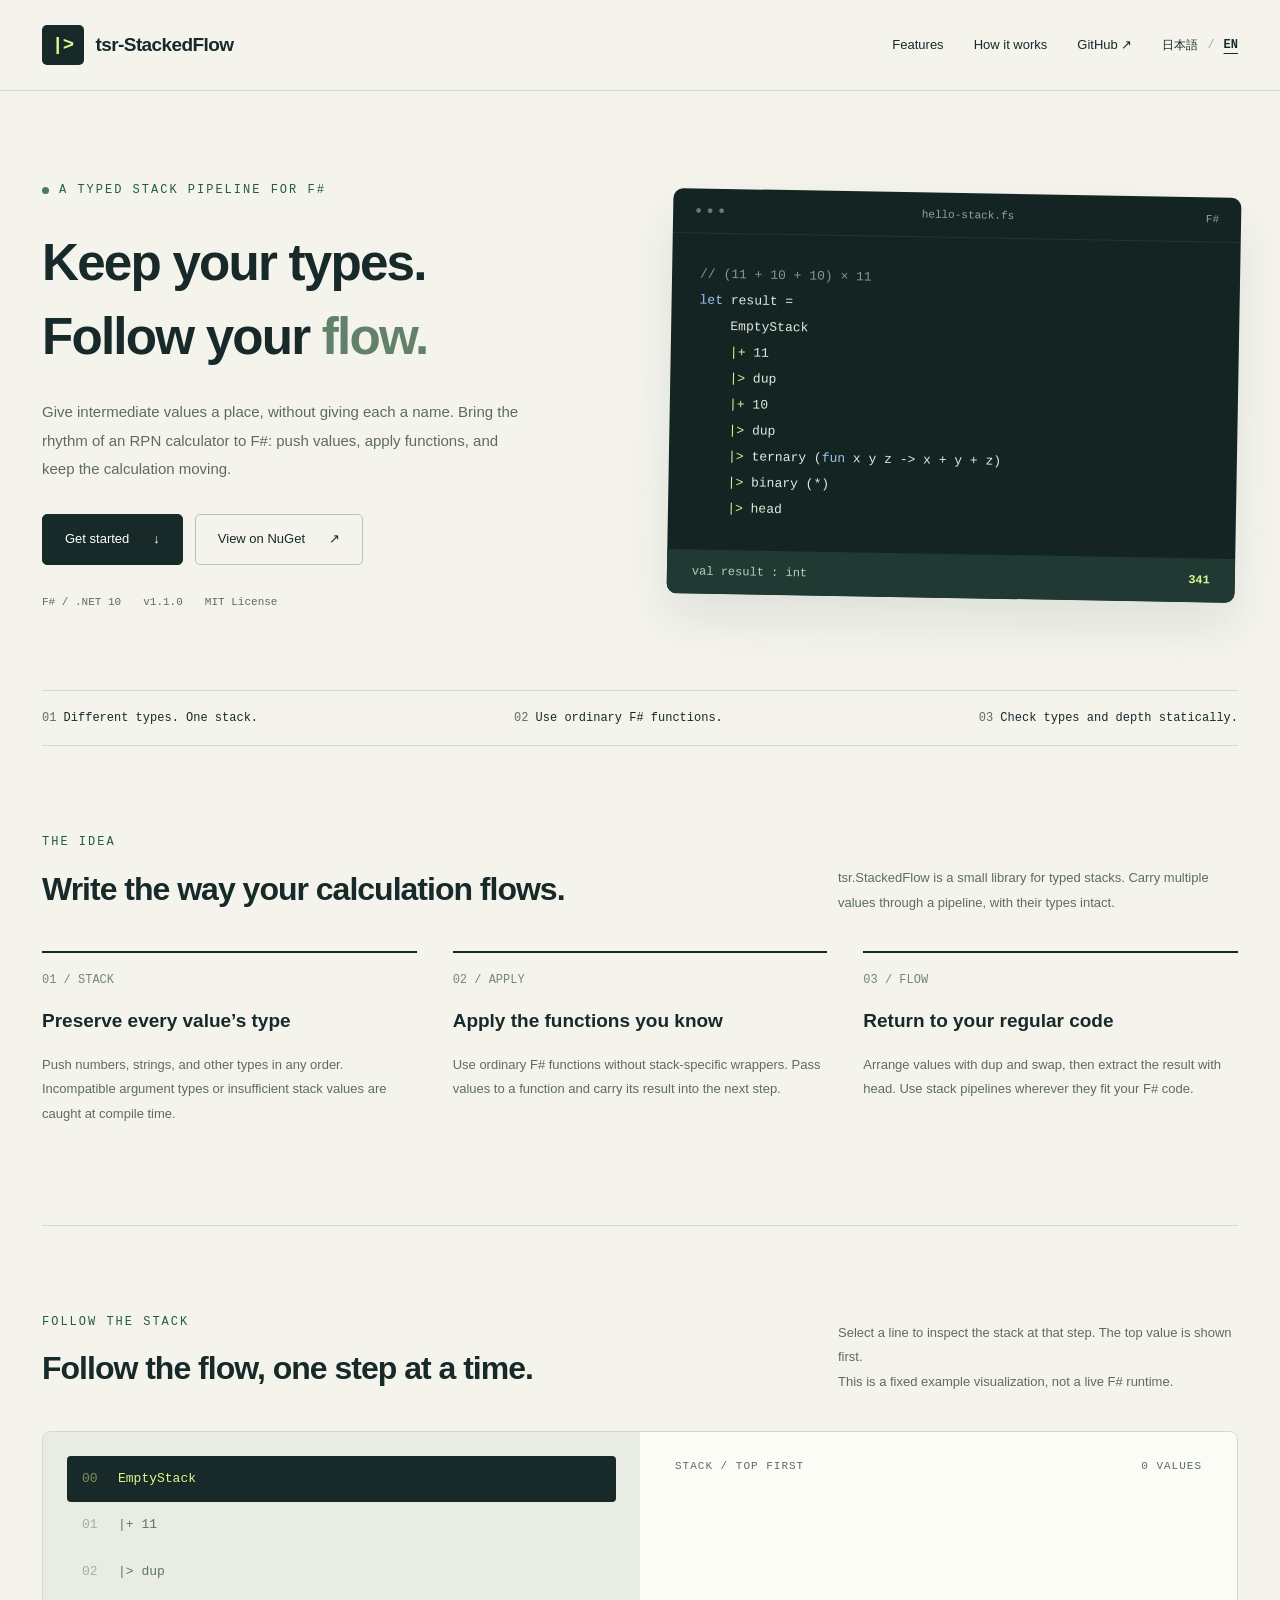
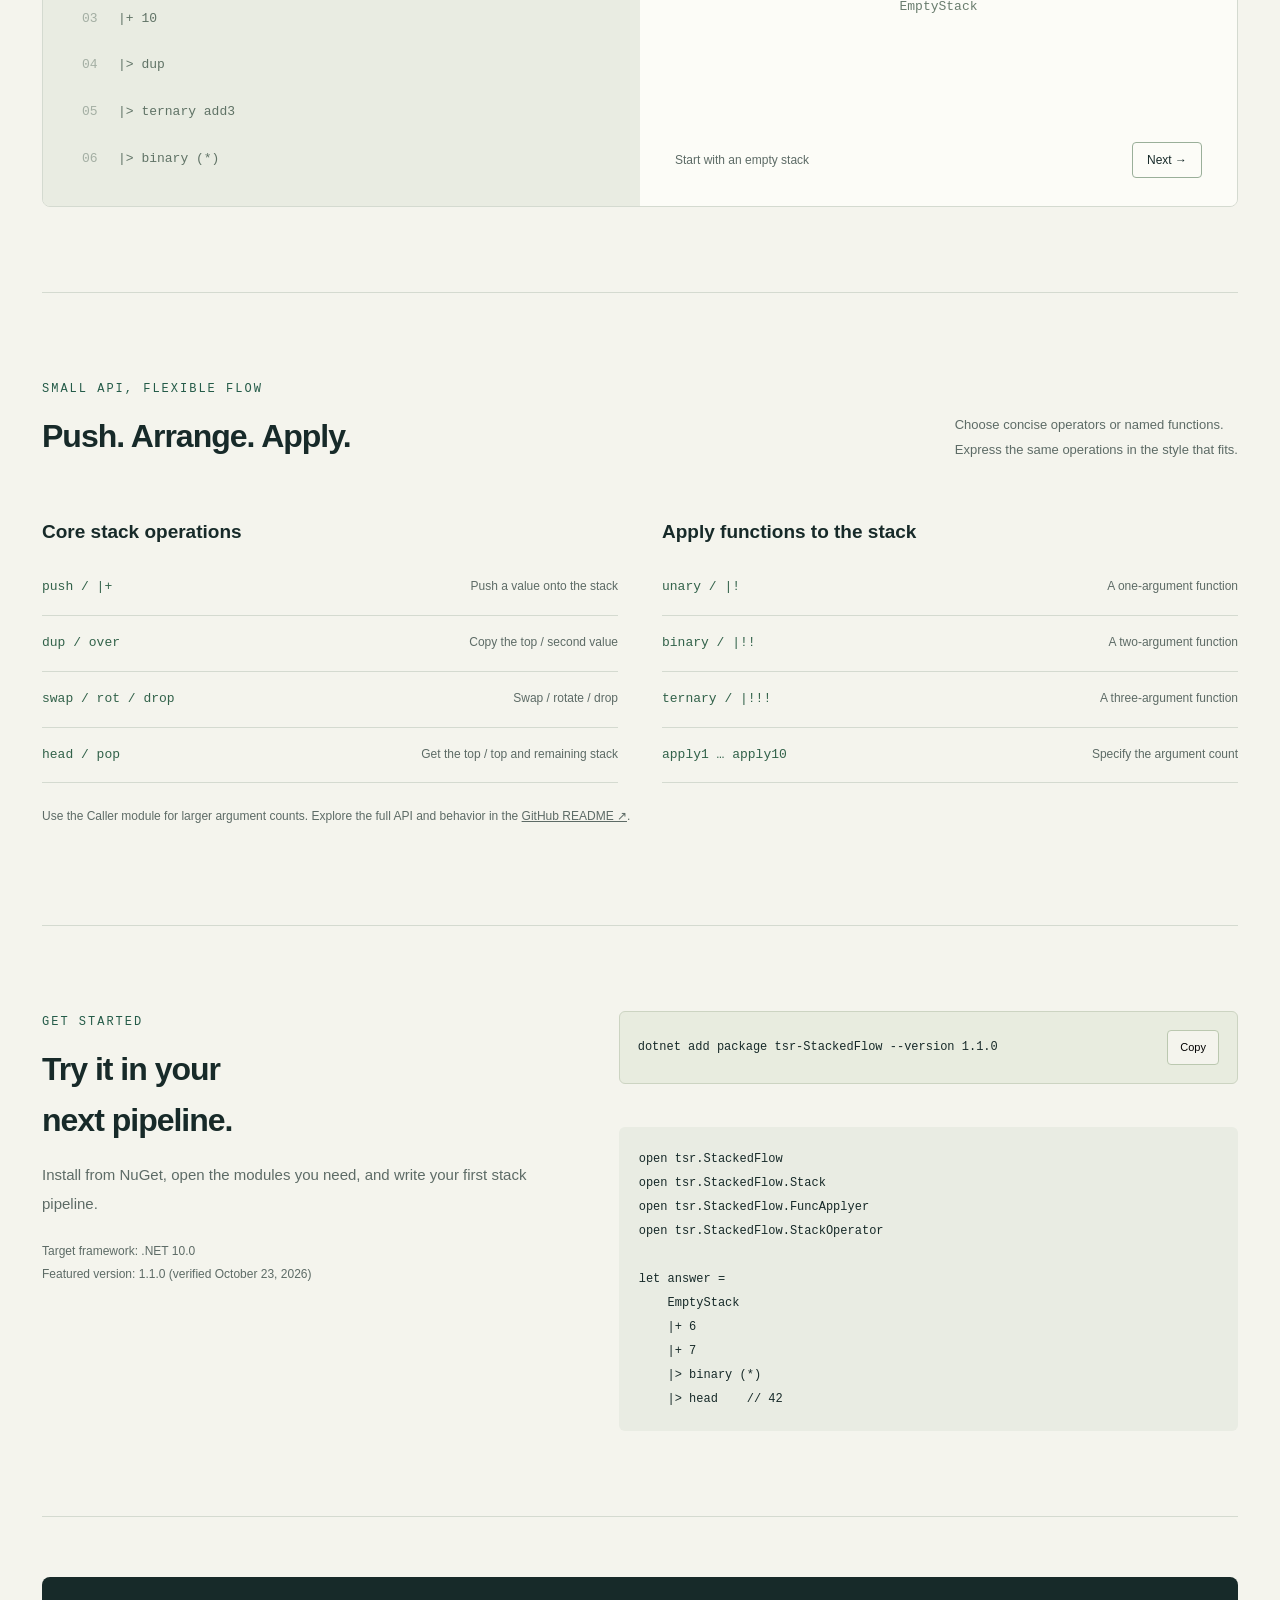
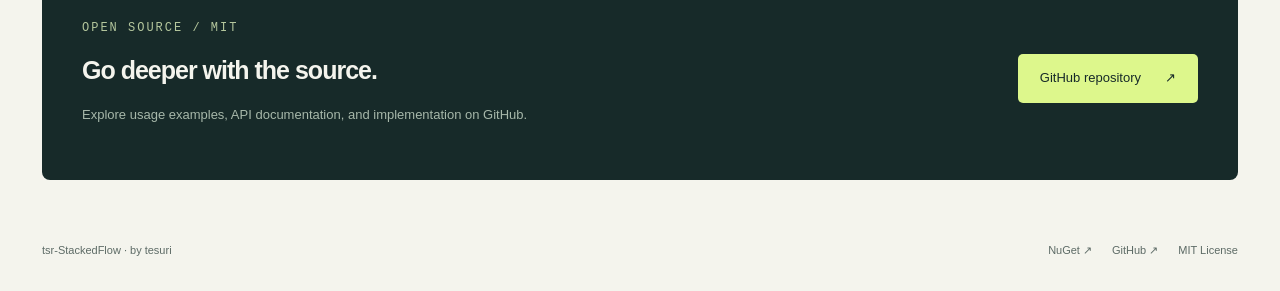
<file: index.html>
<!doctype html><html lang="en"><head><meta charset="utf-8"><meta name="viewport" content="width=device-width,initial-scale=1"><meta name="description" content="A small F# library for typed stack pipelines. Bring RPN-style composition and static type checking to your F# code."><meta name="theme-color" content="#101b1b"><link rel="alternate" hreflang="ja" href="https://tsr-stackedflow.groovywolf36.chatgpt.site/"><link rel="alternate" hreflang="en" href="https://tsr-stackedflow.groovywolf36.chatgpt.site/en.html"><title>tsr-StackedFlow — Keep your types. Follow your flow.</title><link rel="stylesheet" href="./assets/styles.css"></head><body><header><a class="brand" href="#"><span class="mark">|&gt;</span>tsr-StackedFlow</a><nav aria-label="Main navigation"><a href="#concept">Features</a><a href="#explore">How it works</a><a href="https://github.com/tesurijp/tsr-StackedFlow" target="_blank" rel="noopener">GitHub ↗</a><div class="language-switch" aria-label="Language"><a href="./index.jp.html" lang="ja" hreflang="ja">日本語</a><span aria-hidden="true">/</span><a href="./en.html" lang="en" aria-current="page">EN</a></div></nav></header><main><section class="hero"><div><div class="eyebrow"><span class="dot"></span>A TYPED STACK PIPELINE FOR F#</div><h1>Keep your types.<br>Follow your <span>flow.</span></h1><p class="intro">Give intermediate values a place, without giving each a name. Bring the rhythm of an RPN calculator to F#: push values, apply functions, and keep the calculation moving.</p><div class="actions"><a class="btn" href="#start">Get started <span>↓</span></a><a class="btn secondary" href="https://www.nuget.org/packages/tsr-StackedFlow" target="_blank" rel="noopener">View on NuGet <span>↗</span></a></div><div class="meta"><span>F# / .NET 10</span><span>v1.1.0</span><span>MIT License</span></div></div><div class="codewindow"><div class="windowbar"><span class="lights">●●●</span><span>hello-stack.fs</span><span>F#</span></div><pre><span class="comment">// (11 + 10 + 10) × 11</span>
<span class="kw">let</span> result =
    EmptyStack
    <span class="op">|+</span> 11
    <span class="op">|&gt;</span> dup
    <span class="op">|+</span> 10
    <span class="op">|&gt;</span> dup
    <span class="op">|&gt;</span> ternary (<span class="kw">fun</span> x y z -&gt; x + y + z)
    <span class="op">|&gt;</span> binary (*)
    <span class="op">|&gt;</span> head</pre><div class="resultbar"><span>val result : int</span><strong>341</strong></div></div></section><div class="ribbon"><span>01 <b>Different types. One stack.</b></span><span>02 <b>Use ordinary F# functions.</b></span><span>03 <b>Check types and depth statically.</b></span></div><section class="section" id="concept"><div class="sectionhead"><div><div class="eyebrow">THE IDEA</div><h2>Write the way your calculation flows.</h2></div><p>tsr.StackedFlow is a small library for typed stacks. Carry multiple values through a pipeline, with their types intact.</p></div><div class="features"><article class="feature"><div class="num">01 / STACK</div><h3>Preserve every value’s type</h3><p>Push numbers, strings, and other types in any order. Incompatible argument types or insufficient stack values are caught at compile time.</p></article><article class="feature"><div class="num">02 / APPLY</div><h3>Apply the functions you know</h3><p>Use ordinary F# functions without stack-specific wrappers. Pass values to a function and carry its result into the next step.</p></article><article class="feature"><div class="num">03 / FLOW</div><h3>Return to your regular code</h3><p>Arrange values with dup and swap, then extract the result with head. Use stack pipelines wherever they fit your F# code.</p></article></div></section><section class="section" id="explore"><div class="sectionhead"><div><div class="eyebrow">FOLLOW THE STACK</div><h2>Follow the flow, one step at a time.</h2></div><p>Select a line to inspect the stack at that step. The top value is shown first.<br>This is a fixed example visualization, not a live F# runtime.</p></div><div class="demo"><div class="steps" id="steps" aria-label="Example steps"></div><div class="stackview"><div class="stacktitle"><span>STACK / TOP FIRST</span><span id="count"></span></div><div id="stack" class="stackitems" aria-live="polite"></div><div class="demobottom"><span id="description"></span><button id="next" class="control">Next →</button></div></div></div></section><section class="section"><div class="sectionhead"><div><div class="eyebrow">SMALL API, FLEXIBLE FLOW</div><h2>Push. Arrange. Apply.</h2></div><p>Choose concise operators or named functions.<br>Express the same operations in the style that fits.</p></div><div class="api"><div><h3>Core stack operations</h3><div class="apirow"><code>push / |+</code><span>Push a value onto the stack</span></div><div class="apirow"><code>dup / over</code><span>Copy the top / second value</span></div><div class="apirow"><code>swap / rot / drop</code><span>Swap / rotate / drop</span></div><div class="apirow"><code>head / pop</code><span>Get the top / top and remaining stack</span></div></div><div><h3>Apply functions to the stack</h3><div class="apirow"><code>unary / |!</code><span>A one-argument function</span></div><div class="apirow"><code>binary / |!!</code><span>A two-argument function</span></div><div class="apirow"><code>ternary / |!!!</code><span>A three-argument function</span></div><div class="apirow"><code>apply1 … apply10</code><span>Specify the argument count</span></div></div></div><p class="note">Use the Caller module for larger argument counts. Explore the full API and behavior in the <a href="https://github.com/tesurijp/tsr-StackedFlow#readme" target="_blank" rel="noopener"><u>GitHub README ↗</u></a>.</p></section><section class="section getting" id="start"><div><div class="eyebrow">GET STARTED</div><h2>Try it in your<br>next pipeline.</h2><p class="intro">Install from NuGet, open the modules you need, and write your first stack pipeline.</p><p class="note">Target framework: .NET 10.0<br>Featured version: 1.1.0 (verified October 23, 2026)</p></div><div><div class="install"><code id="command">dotnet add package tsr-StackedFlow --version 1.1.0</code><button class="copy" id="copy">Copy</button></div><div id="copy-status" role="status" class="note" style="margin:5px 0;min-height:22px"></div><div class="quick"><pre>open tsr.StackedFlow
open tsr.StackedFlow.Stack
open tsr.StackedFlow.FuncApplyer
open tsr.StackedFlow.StackOperator

let answer =
    EmptyStack
    |+ 6
    |+ 7
    |&gt; binary (*)
    |&gt; head    // 42</pre></div></div></section><aside class="closing"><div><div class="eyebrow" style="color:#b5c79d">OPEN SOURCE / MIT</div><h2>Go deeper with the source.</h2><p>Explore usage examples, API documentation, and implementation on GitHub.</p></div><a class="btn" href="https://github.com/tesurijp/tsr-StackedFlow" target="_blank" rel="noopener">GitHub repository <span>↗</span></a></aside></main><footer><span>tsr-StackedFlow · by tesuri</span><div><a href="https://www.nuget.org/packages/tsr-StackedFlow" target="_blank" rel="noopener">NuGet ↗</a><a href="https://github.com/tesurijp/tsr-StackedFlow" target="_blank" rel="noopener">GitHub ↗</a><span>MIT License</span></div></footer><script src="./assets/app-en.js" defer></script></body></html>
</file>
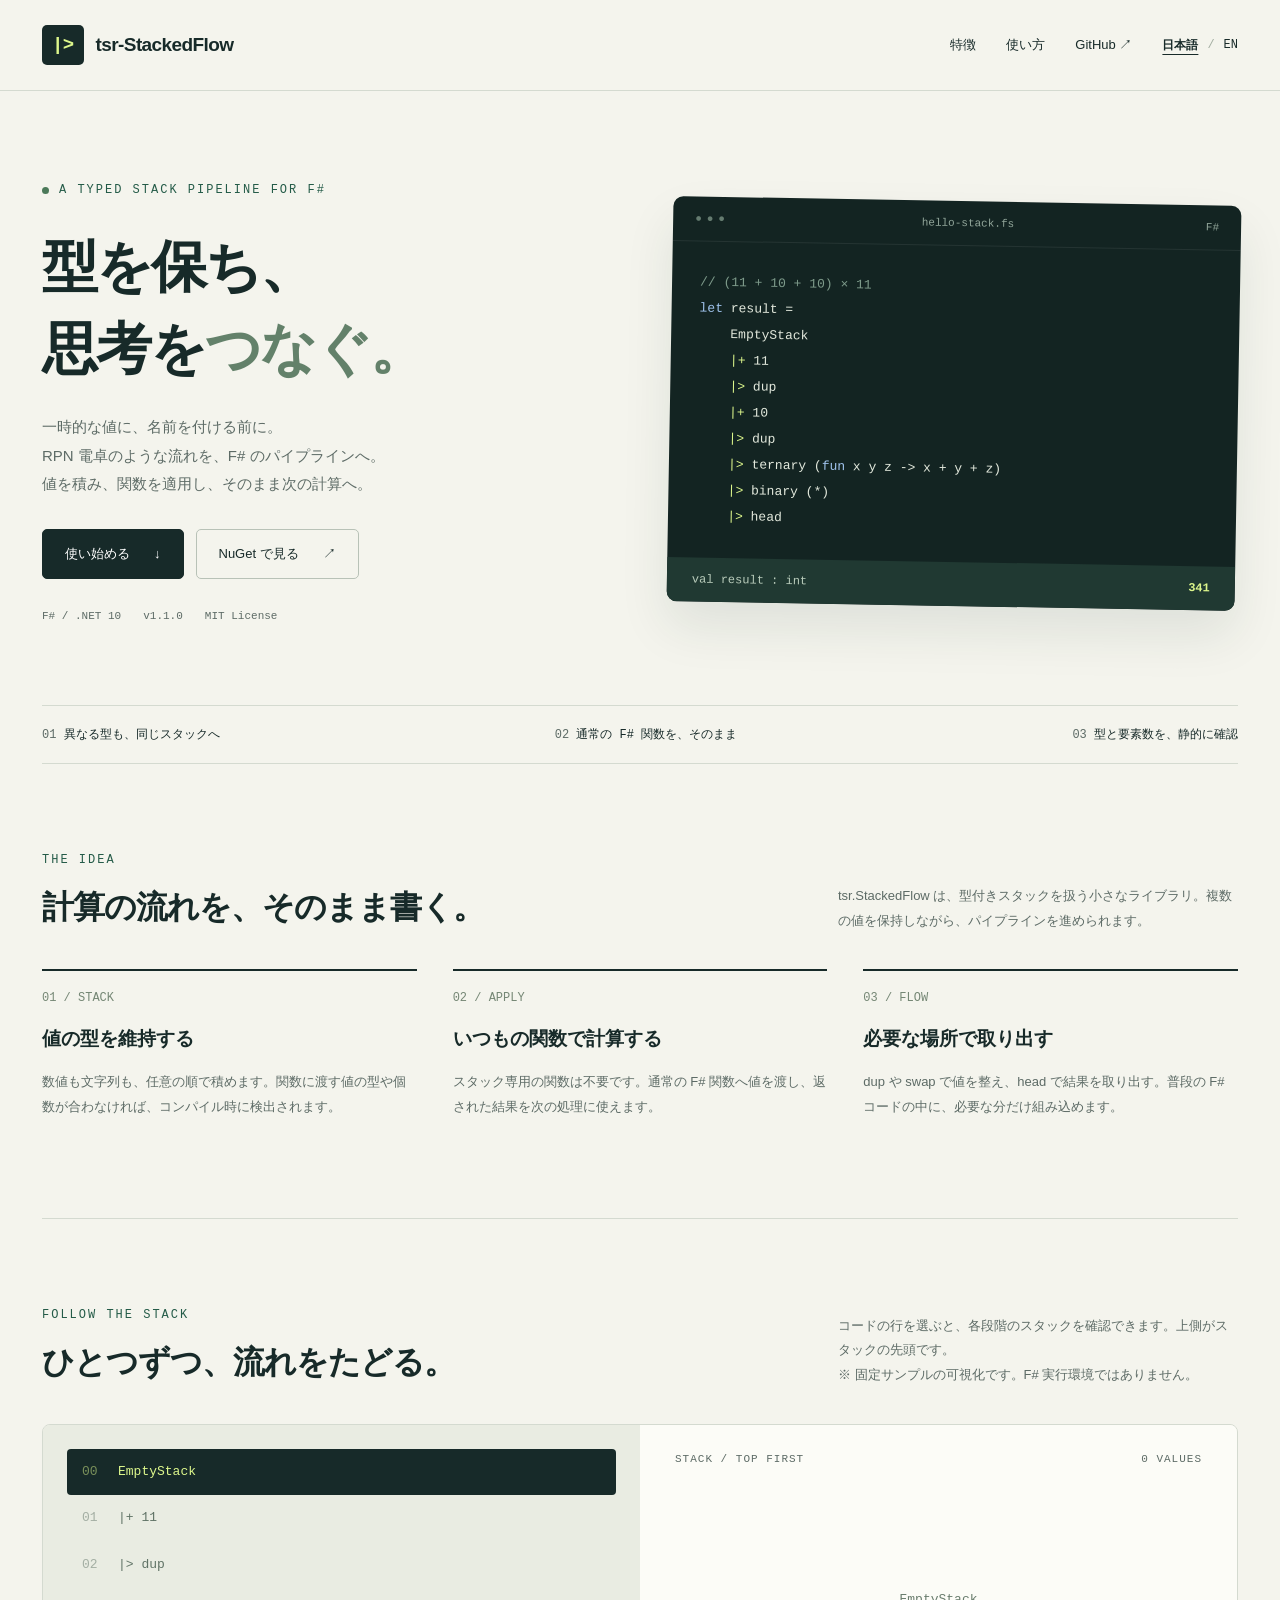
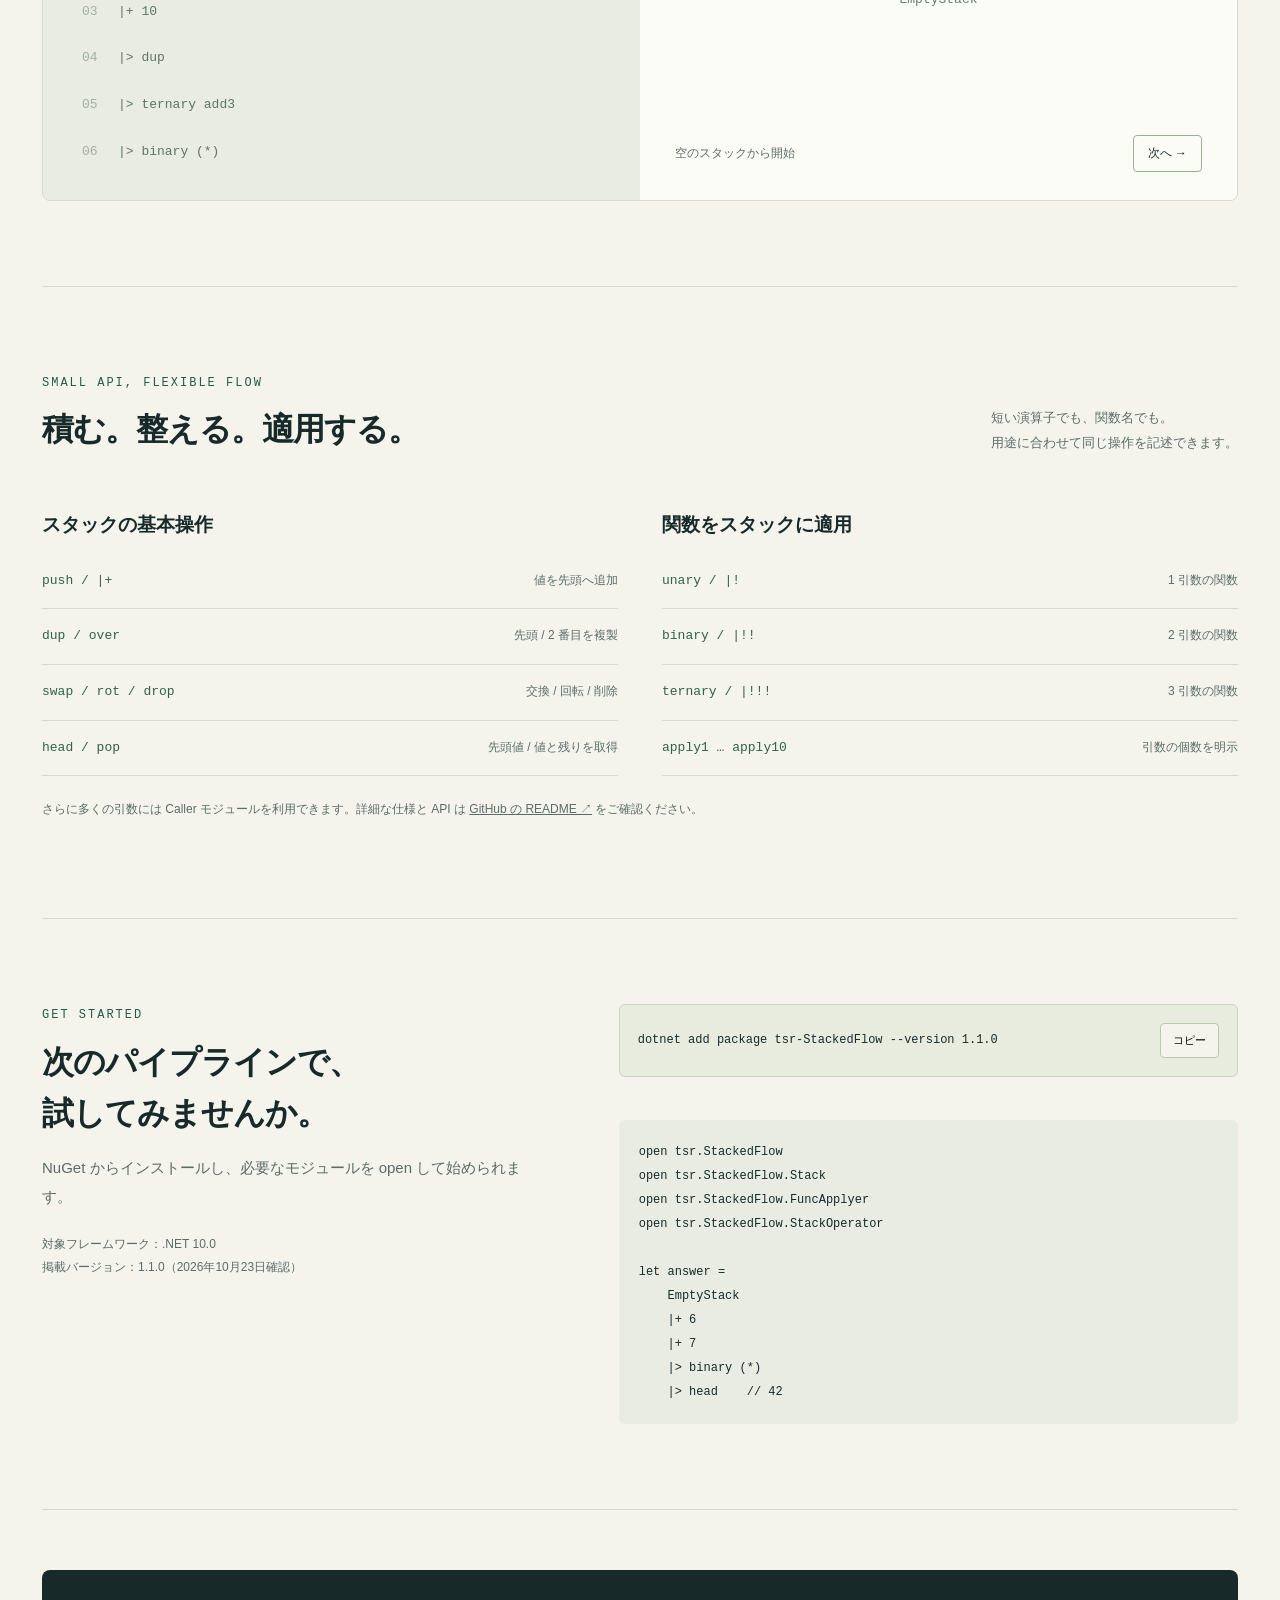
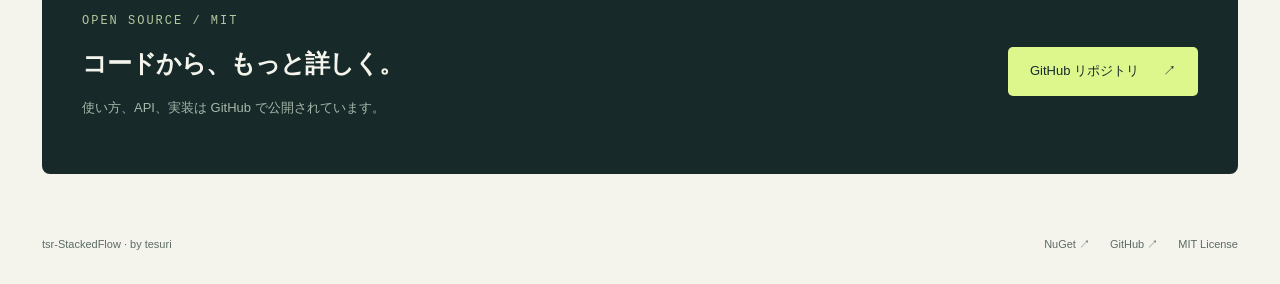
<file: index.jp.html>
<!doctype html><html lang="ja"><head><meta charset="utf-8"><meta name="viewport" content="width=device-width,initial-scale=1"><meta name="description" content="tsr-StackedFlow は、型付きスタックをパイプラインとして扱う F# ライブラリ。RPN の手軽さと静的な型検査を F# に。"><meta name="theme-color" content="#101b1b"><link rel="alternate" hreflang="ja" href="https://tsr-stackedflow.groovywolf36.chatgpt.site/"><link rel="alternate" hreflang="en" href="https://tsr-stackedflow.groovywolf36.chatgpt.site/index.en.html"><title>tsr-StackedFlow — 型を保ち、思考をつなぐ。</title><link rel="stylesheet" href="./assets/styles.css"></head><body><header><a class="brand" href="#"><span class="mark">|&gt;</span>tsr-StackedFlow</a><nav aria-label="メインナビゲーション"><a href="#concept">特徴</a><a href="#explore">使い方</a><a href="https://github.com/tesurijp/tsr-StackedFlow" target="_blank" rel="noopener">GitHub ↗</a><div class="language-switch" aria-label="Language"><a href="./index.html" lang="ja" aria-current="page">日本語</a><span aria-hidden="true">/</span><a href="./index.en.html" lang="en" hreflang="en">EN</a></div></nav></header><main><section class="hero"><div><div class="eyebrow"><span class="dot"></span>A TYPED STACK PIPELINE FOR F#</div><h1>型を保ち、<br>思考を<span>つなぐ。</span></h1><p class="intro">一時的な値に、名前を付ける前に。<br>RPN 電卓のような流れを、F# のパイプラインへ。<br>値を積み、関数を適用し、そのまま次の計算へ。</p><div class="actions"><a class="btn" href="#start">使い始める <span>↓</span></a><a class="btn secondary" href="https://www.nuget.org/packages/tsr-StackedFlow" target="_blank" rel="noopener">NuGet で見る <span>↗</span></a></div><div class="meta"><span>F# / .NET 10</span><span>v1.1.0</span><span>MIT License</span></div></div><div class="codewindow"><div class="windowbar"><span class="lights">●●●</span><span>hello-stack.fs</span><span>F#</span></div><pre><span class="comment">// (11 + 10 + 10) × 11</span>
<span class="kw">let</span> result =
    EmptyStack
    <span class="op">|+</span> 11
    <span class="op">|&gt;</span> dup
    <span class="op">|+</span> 10
    <span class="op">|&gt;</span> dup
    <span class="op">|&gt;</span> ternary (<span class="kw">fun</span> x y z -&gt; x + y + z)
    <span class="op">|&gt;</span> binary (*)
    <span class="op">|&gt;</span> head</pre><div class="resultbar"><span>val result : int</span><strong>341</strong></div></div></section><div class="ribbon"><span>01 <b>異なる型も、同じスタックへ</b></span><span>02 <b>通常の F# 関数を、そのまま</b></span><span>03 <b>型と要素数を、静的に確認</b></span></div><section class="section" id="concept"><div class="sectionhead"><div><div class="eyebrow">THE IDEA</div><h2>計算の流れを、そのまま書く。</h2></div><p>tsr.StackedFlow は、型付きスタックを扱う小さなライブラリ。複数の値を保持しながら、パイプラインを進められます。</p></div><div class="features"><article class="feature"><div class="num">01 / STACK</div><h3>値の型を維持する</h3><p>数値も文字列も、任意の順で積めます。関数に渡す値の型や個数が合わなければ、コンパイル時に検出されます。</p></article><article class="feature"><div class="num">02 / APPLY</div><h3>いつもの関数で計算する</h3><p>スタック専用の関数は不要です。通常の F# 関数へ値を渡し、返された結果を次の処理に使えます。</p></article><article class="feature"><div class="num">03 / FLOW</div><h3>必要な場所で取り出す</h3><p>dup や swap で値を整え、head で結果を取り出す。普段の F# コードの中に、必要な分だけ組み込めます。</p></article></div></section><section class="section" id="explore"><div class="sectionhead"><div><div class="eyebrow">FOLLOW THE STACK</div><h2>ひとつずつ、流れをたどる。</h2></div><p>コードの行を選ぶと、各段階のスタックを確認できます。上側がスタックの先頭です。<br>※ 固定サンプルの可視化です。F# 実行環境ではありません。</p></div><div class="demo"><div class="steps" id="steps" aria-label="サンプルの操作手順"></div><div class="stackview"><div class="stacktitle"><span>STACK / TOP FIRST</span><span id="count"></span></div><div id="stack" class="stackitems" aria-live="polite"></div><div class="demobottom"><span id="description"></span><button id="next" class="control">次へ →</button></div></div></div></section><section class="section"><div class="sectionhead"><div><div class="eyebrow">SMALL API, FLEXIBLE FLOW</div><h2>積む。整える。適用する。</h2></div><p>短い演算子でも、関数名でも。<br>用途に合わせて同じ操作を記述できます。</p></div><div class="api"><div><h3>スタックの基本操作</h3><div class="apirow"><code>push / |+</code><span>値を先頭へ追加</span></div><div class="apirow"><code>dup / over</code><span>先頭 / 2 番目を複製</span></div><div class="apirow"><code>swap / rot / drop</code><span>交換 / 回転 / 削除</span></div><div class="apirow"><code>head / pop</code><span>先頭値 / 値と残りを取得</span></div></div><div><h3>関数をスタックに適用</h3><div class="apirow"><code>unary / |!</code><span>1 引数の関数</span></div><div class="apirow"><code>binary / |!!</code><span>2 引数の関数</span></div><div class="apirow"><code>ternary / |!!!</code><span>3 引数の関数</span></div><div class="apirow"><code>apply1 … apply10</code><span>引数の個数を明示</span></div></div></div><p class="note">さらに多くの引数には Caller モジュールを利用できます。詳細な仕様と API は <a href="https://github.com/tesurijp/tsr-StackedFlow#readme" target="_blank" rel="noopener"><u>GitHub の README ↗</u></a> をご確認ください。</p></section><section class="section getting" id="start"><div><div class="eyebrow">GET STARTED</div><h2>次のパイプラインで、<br>試してみませんか。</h2><p class="intro">NuGet からインストールし、必要なモジュールを open して始められます。</p><p class="note">対象フレームワーク：.NET 10.0<br>掲載バージョン：1.1.0（2026年10月23日確認）</p></div><div><div class="install"><code id="command">dotnet add package tsr-StackedFlow --version 1.1.0</code><button class="copy" id="copy">コピー</button></div><div id="copy-status" role="status" class="note" style="margin:5px 0;min-height:22px"></div><div class="quick"><pre>open tsr.StackedFlow
open tsr.StackedFlow.Stack
open tsr.StackedFlow.FuncApplyer
open tsr.StackedFlow.StackOperator

let answer =
    EmptyStack
    |+ 6
    |+ 7
    |&gt; binary (*)
    |&gt; head    // 42</pre></div></div></section><aside class="closing"><div><div class="eyebrow" style="color:#b5c79d">OPEN SOURCE / MIT</div><h2>コードから、もっと詳しく。</h2><p>使い方、API、実装は GitHub で公開されています。</p></div><a class="btn" href="https://github.com/tesurijp/tsr-StackedFlow" target="_blank" rel="noopener">GitHub リポジトリ <span>↗</span></a></aside></main><footer><span>tsr-StackedFlow · by tesuri</span><div><a href="https://www.nuget.org/packages/tsr-StackedFlow" target="_blank" rel="noopener">NuGet ↗</a><a href="https://github.com/tesurijp/tsr-StackedFlow" target="_blank" rel="noopener">GitHub ↗</a><span>MIT License</span></div></footer><script src="./assets/app-ja.js" defer></script></body></html>
</file>
<file: assets/styles.css>
:root{--bg:#f4f4ed;--ink:#172a29;--muted:#5d6b66;--line:#d4dad0;--lime:#ddf78c;--green:#245b48}*{box-sizing:border-box}html{scroll-behavior:smooth;scroll-padding-top:90px}body{margin:0;background:var(--bg);color:var(--ink);font-family:Inter,'Noto Sans JP',sans-serif;font-size:15px;line-height:1.9}a{color:inherit;text-decoration:none}button{font:inherit;cursor:pointer}a:focus-visible,button:focus-visible{outline:3px solid #5c9972;outline-offset:5px}header{max-width:1280px;margin:auto;padding:25px 42px;display:flex;align-items:center;justify-content:space-between;border-bottom:1px solid var(--line)}.brand{font-weight:750;letter-spacing:-.6px;font-size:19px;display:flex;align-items:center;gap:12px}.mark{font-family:monospace;background:var(--ink);color:var(--lime);padding:2px 10px;border-radius:5px}nav{display:flex;gap:30px;font-size:13px}nav a:hover{color:var(--green)}main{max-width:1280px;margin:auto;padding:0 42px}.hero{display:grid;grid-template-columns:1fr 1fr;gap:60px;align-items:center;padding:88px 0 78px}.eyebrow{font-family:monospace;font-size:12px;letter-spacing:2px;color:var(--green);display:flex;align-items:center;gap:10px}.dot{width:7px;height:7px;background:#4b7959;border-radius:50%}h1{font-size:clamp(36px,4.4vw,62px);line-height:1.45;letter-spacing:-2px;margin:24px 0}h1 span{color:#63816a}.intro{color:var(--muted);max-width:490px;font-size:15px}.actions{display:flex;gap:12px;flex-wrap:wrap;margin-top:30px}.btn{display:inline-flex;align-items:center;justify-content:space-between;gap:24px;padding:12px 22px;border-radius:5px;background:var(--ink);color:white;font-size:13px;border:1px solid var(--ink);transition:transform .2s}.btn:hover{transform:translateY(-2px)}.btn.secondary{background:transparent;color:var(--ink);border-color:#b8c2b7}.meta{display:flex;gap:22px;font-size:11px;font-family:monospace;color:var(--muted);margin-top:27px}.codewindow{background:#132422;color:#e3e9dd;border-radius:10px;box-shadow:0 25px 50px #16322618;overflow:hidden;transform:rotate(1deg)}.windowbar{padding:16px 22px;border-bottom:1px solid #ffffff13;display:flex;justify-content:space-between;font:11px monospace;color:#92a69a}.lights{letter-spacing:5px;color:#657c70}pre{font-family:'Cascadia Code','SFMono-Regular',Consolas,monospace;font-size:13px;line-height:2;overflow:auto;margin:0;padding:28px}.kw{color:#a0c4ee}.op{color:#ddf78c}.comment{color:#7e9b8b}.resultbar{background:#203932;display:flex;justify-content:space-between;padding:15px 25px;font:12px monospace;color:#b9ccbb}.resultbar strong{color:var(--lime)}.ribbon{display:flex;justify-content:space-between;gap:20px;flex-wrap:wrap;border-top:1px solid var(--line);border-bottom:1px solid var(--line);padding:20px 0;font:12px monospace;color:var(--muted)}.ribbon b{color:var(--ink);font-weight:500}.section{padding:85px 0;border-bottom:1px solid var(--line)}.sectionhead{display:flex;justify-content:space-between;align-items:end;gap:30px;margin-bottom:36px}h2{font-size:32px;line-height:1.6;letter-spacing:-1px;margin:10px 0 0}.sectionhead p{max-width:400px;color:var(--muted);font-size:13px;margin:0}.features{display:grid;grid-template-columns:repeat(3,1fr);gap:36px}.feature{border-top:2px solid var(--ink);padding-top:20px}.num{font:12px monospace;color:#758775}h3{font-size:19px;margin:16px 0 10px}.feature p{font-size:13px;color:var(--muted)}.demo{display:grid;grid-template-columns:1fr 1fr;border:1px solid var(--line);border-radius:8px;overflow:hidden}.steps{padding:24px;background:#e9ece2}.step{display:flex;width:100%;text-align:left;border:0;background:transparent;padding:11px 15px;gap:18px;border-radius:4px;color:#607366;font-family:monospace;font-size:13px}.step.active{background:var(--ink);color:var(--lime)}.step span{opacity:.5;min-width:18px}.stackview{padding:28px 35px;display:flex;flex-direction:column;min-height:350px;background:#fcfcf7}.stacktitle{font:11px monospace;letter-spacing:1px;color:var(--muted);display:flex;justify-content:space-between}.stackitems{display:flex;flex-direction:column;gap:8px;align-items:center;justify-content:center;flex:1;padding:18px 0}.value{border:1px solid #afc6a0;background:#e8f0d7;width:76%;padding:8px 18px;display:flex;justify-content:space-between;font:18px monospace;border-radius:4px}.value small{font-size:10px;color:#657959;align-self:center}.empty{font:13px monospace;color:#6a7d6e}.demobottom{display:flex;justify-content:space-between;gap:12px;align-items:center;color:var(--muted);font-size:12px}.control{background:transparent;border:1px solid #9aaf99;border-radius:4px;padding:6px 14px;color:var(--ink)}.control:disabled{opacity:.4;cursor:default}.api{display:grid;grid-template-columns:1fr 1fr;gap:44px}.apirow{padding:15px 0;border-bottom:1px solid var(--line);display:flex;gap:20px;align-items:baseline;justify-content:space-between;font-size:12px}.apirow code{font-size:13px;color:#32624a}.apirow span{color:var(--muted)}.note{color:var(--muted);font-size:12px;margin-top:22px}.getting{display:grid;grid-template-columns:.9fr 1.1fr;gap:70px;align-items:start}.install{background:#e8ecdf;border:1px solid #ccd4c2;border-radius:6px;padding:18px;display:flex;gap:15px;align-items:center;justify-content:space-between}.install code{font-size:12px;overflow-wrap:anywhere}.copy{background:var(--bg);border:1px solid #bbc8b0;border-radius:4px;white-space:nowrap;padding:6px 12px;font-size:11px}.quick{background:#e9ece3;border-radius:6px;margin-top:16px}.quick pre{font-size:12px;padding:20px}.closing{background:var(--ink);color:var(--bg);padding:40px;border-radius:8px;display:flex;align-items:center;justify-content:space-between;gap:25px;margin:60px 0}.closing h2{font-size:25px}.closing p{font-size:13px;color:#a7b8aa}.closing .btn{background:var(--lime);color:var(--ink);border:0}footer{padding:0 42px 30px;max-width:1280px;margin:auto;display:flex;justify-content:space-between;font-size:11px;color:var(--muted)}footer div{display:flex;gap:20px}@media(max-width:850px){header{padding:20px 24px}main{padding:0 24px}.hero{grid-template-columns:1fr;gap:35px;padding:48px 0}.hero .intro{max-width:100%}.codewindow{transform:none}.features{gap:20px}.section{padding:55px 0}.sectionhead{display:block}.sectionhead p{margin-top:16px}.getting{gap:30px;grid-template-columns:1fr}.closing{padding:25px}.brand{font-size:16px}nav{gap:17px}.hero h1{font-size:48px}}@media(max-width:570px){nav a:nth-child(-n+2){display:none}h1,.hero h1{font-size:38px}.features,.demo,.api{grid-template-columns:1fr}.features{gap:24px}.api{gap:20px}.ribbon{gap:12px;font-size:10px}.closing{display:block}.closing .btn{margin-top:10px}h2{font-size:27px}pre{font-size:11px;padding:20px}.meta{gap:15px}.sectionhead{margin-bottom:25px}footer{padding:0 24px 24px;gap:20px;flex-wrap:wrap}}@media(prefers-reduced-motion:reduce){html{scroll-behavior:auto}*{transition:none!important}}
.language-switch{display:flex;align-items:center;gap:9px;font:12px monospace}.language-switch a[aria-current]{font-weight:700;text-decoration:underline;text-underline-offset:5px}.language-switch a{display:inline!important}.language-switch span{color:#a2ada0}@media(max-width:570px){header{padding:18px 16px;gap:12px}nav{gap:12px}.brand{font-size:14px;gap:7px}.mark{padding:2px 7px}} html[lang="en"] h1{font-size:clamp(36px,4vw,57px);letter-spacing:-1.8px}html[lang="en"] .apirow{gap:12px}html[lang="en"] .apirow span{text-align:right}@media(max-width:570px){html[lang="en"] h1{font-size:38px}html[lang="en"] .apirow{font-size:11px}} /* Keep programming operators as separate characters, including in nested syntax spans. */
pre,pre *,code,code *,.step,.step *,.mark{font-variant-ligatures:none;font-feature-settings:"liga" 0,"clig" 0,"dlig" 0,"calt" 0;}
</file>
